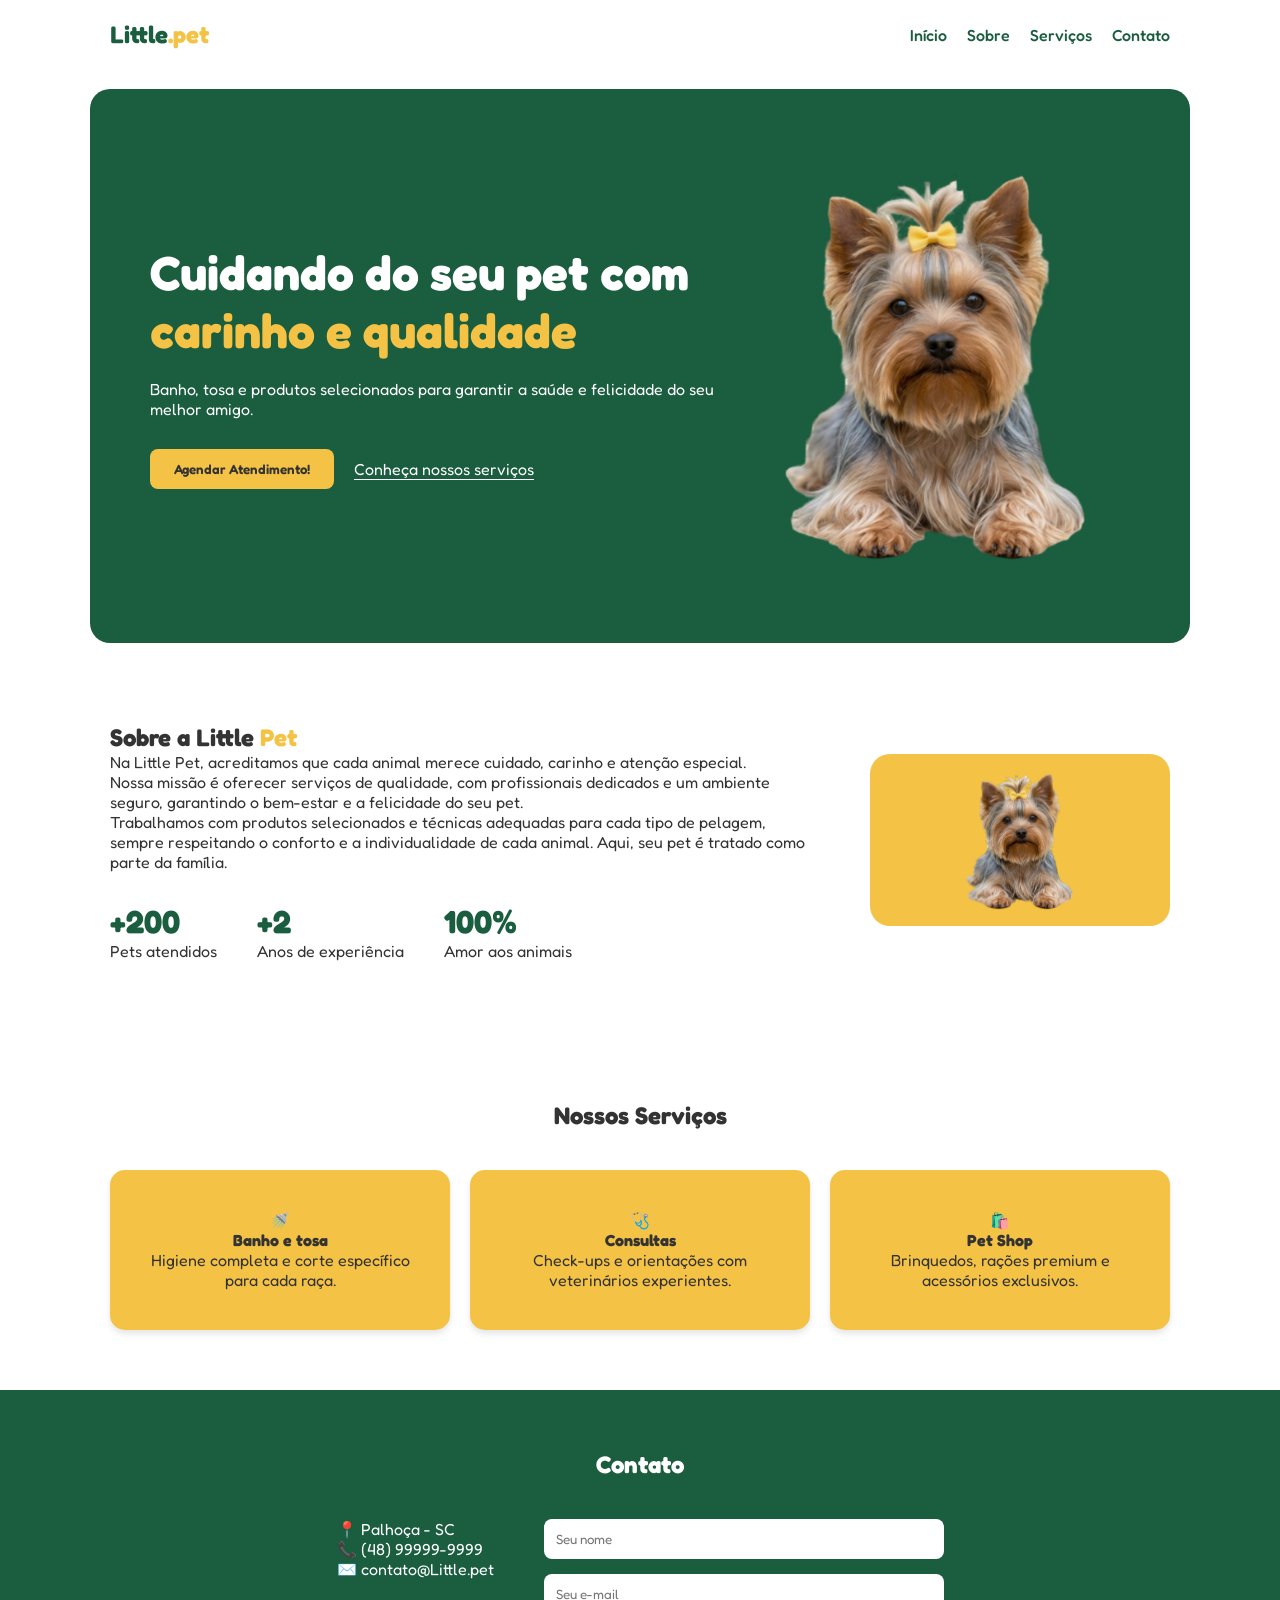
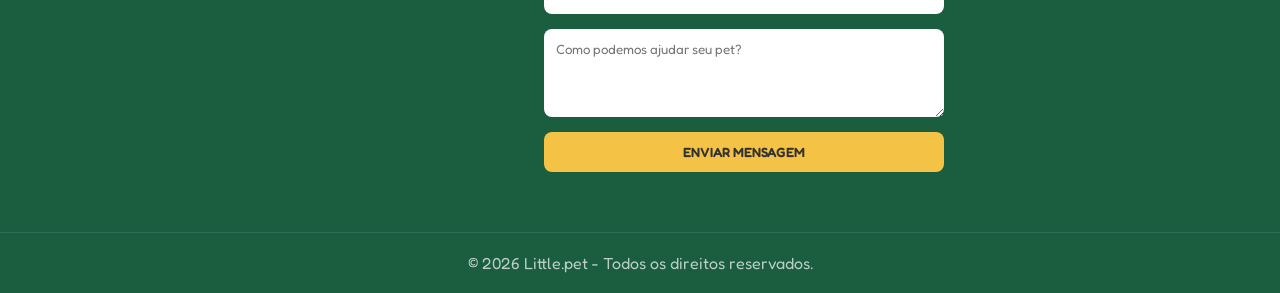
<file: landing_page/index.html>
<!DOCTYPE html>
<html lang="pt-br">
<head>
    <meta charset="UTF-8">
    <meta name="viewport" content="width=device-width, initial-scale=1.0">
    <title>Little Pet - Cuidado e Qualidade</title>
    <script src="scripts/script.js" defer></script>
    <link rel="shortcut icon" href="./assets/caoFavicon.png" type="image/x-icon">
    <link rel="preconnect" href="https://fonts.googleapis.com">
    <link rel="preconnect" href="https://fonts.gstatic.com" crossorigin>
    <link href="https://fonts.googleapis.com/css2?family=Fredoka:wght@300..700&family=Poppins:wght@400;500;700&display=swap" rel="stylesheet">
    <link rel="stylesheet" href="styles/style.css">
</head>
<body>
    <!-- Cabeçalho -->
    <header>
        <nav class="container">
            <div class="logo">Little<span>.pet</span></div>
            <button id="hamburger">&#9776;</button>
            <ul class="menu" id="menu">
                <li><a href="#inicio">Início</a></li>
                <li><a href="#sobre">Sobre</a></li>
                <li><a href="#servicos">Serviços</a></li>
                <li><a href="#contato">Contato</a></li>
            </ul>
        </nav>
    </header>

    <!-- Principal -->
    <main>
        <!-- Hero Section -->        
        <section id="inicio" class="hero container">
            <div class="hero-content">
                <h1>Cuidando do seu pet com <span>carinho e qualidade</span></h1>
                <p>Banho, tosa e produtos selecionados para garantir a saúde e felicidade do seu melhor amigo.</p>
                <div class="hero-btns">
                    <button class="btn-primary">Agendar Atendimento!</button>
                    <a href="#servicos" class="btn-link">Conheça nossos serviços</a>
                </div>
            </div>
            <div class="hero-image">
                <img src="assets/cao02.png" alt="Cachorro Yorkshire">
            </div>
        </section>
        <!-- Sobre Section -->
        <section id="sobre" class="sobre container">
            <div class="sobre-text">
                <h2>Sobre a Little <span>Pet</span></h2>
                <p>Na Little Pet, acreditamos que cada animal merece cuidado, carinho e atenção especial.</p>
                <p>Nossa missão é oferecer serviços de qualidade, com profissionais dedicados e um ambiente seguro, garantindo o bem-estar e a felicidade do seu pet.</p>
                <p>Trabalhamos com produtos selecionados e técnicas adequadas para cada tipo de pelagem, sempre respeitando o conforto e a individualidade de cada animal. Aqui, seu pet é tratado como parte da família.</p>
                
                <div class="stats">
                    <div class="stat-item">
                        <h3>+200</h3>
                        <p>Pets atendidos</p>
                    </div>
                    <div class="stat-item">
                        <h3>+2</h3>
                        <p>Anos de experiência</p>
                    </div>
                    <div class="stat-item">
                        <h3>100%</h3>
                        <p>Amor aos animais</p>
                    </div>
                </div>
            </div>
            <div class="sobre-card">
                <img src="assets/cao01.png" alt="Pet destaque">
            </div>
        </section>
        <!-- Serviços Section -->
        <section id="servicos" class="servicos container">
            <h2>Nossos Serviços</h2>
            <div class="cards-grid">
                <div class="card">
                    <div class="icon">🚿</div>
                    <h4>Banho e tosa</h4>
                    <p>Higiene completa e corte específico para cada raça.</p>
                </div>
                <div class="card">
                    <div class="icon">🩺</div>
                    <h4>Consultas</h4>
                    <p>Check-ups e orientações com veterinários experientes.</p>
                </div>
                <div class="card">
                    <div class="icon">🛍️</div>
                    <h4>Pet Shop</h4>
                    <p>Brinquedos, rações premium e acessórios exclusivos.</p>
                </div>
            </div>
        </section>
        <!-- Contato Section -->
        <section id="contato" class="contato">
            <div class="container">
                <h2>Contato</h2>
                <div class="contato-wrapper">
                    <div class="info">
                        <p>📍 Palhoça - SC</p>
                        <p>📞 (48) 99999-9999</p>
                        <p>✉️ contato@Little.pet</p>
                    </div>
                    <form id="contactForm">
                        <input type="text" placeholder="Seu nome" required>
                        <input type="email" placeholder="Seu e-mail" required>
                        <textarea placeholder="Como podemos ajudar seu pet?" rows="4"></textarea>
                        <button type="submit" class="btn-primary">ENVIAR MENSAGEM</button>
                    </form>
                </div>
            </div>
        </section>
    </main>
    <!-- Footer -->
    <footer>
        <p>&copy; 2026 Little.pet - Todos os direitos reservados.</p>
    </footer>

</body>
</html>
</file>
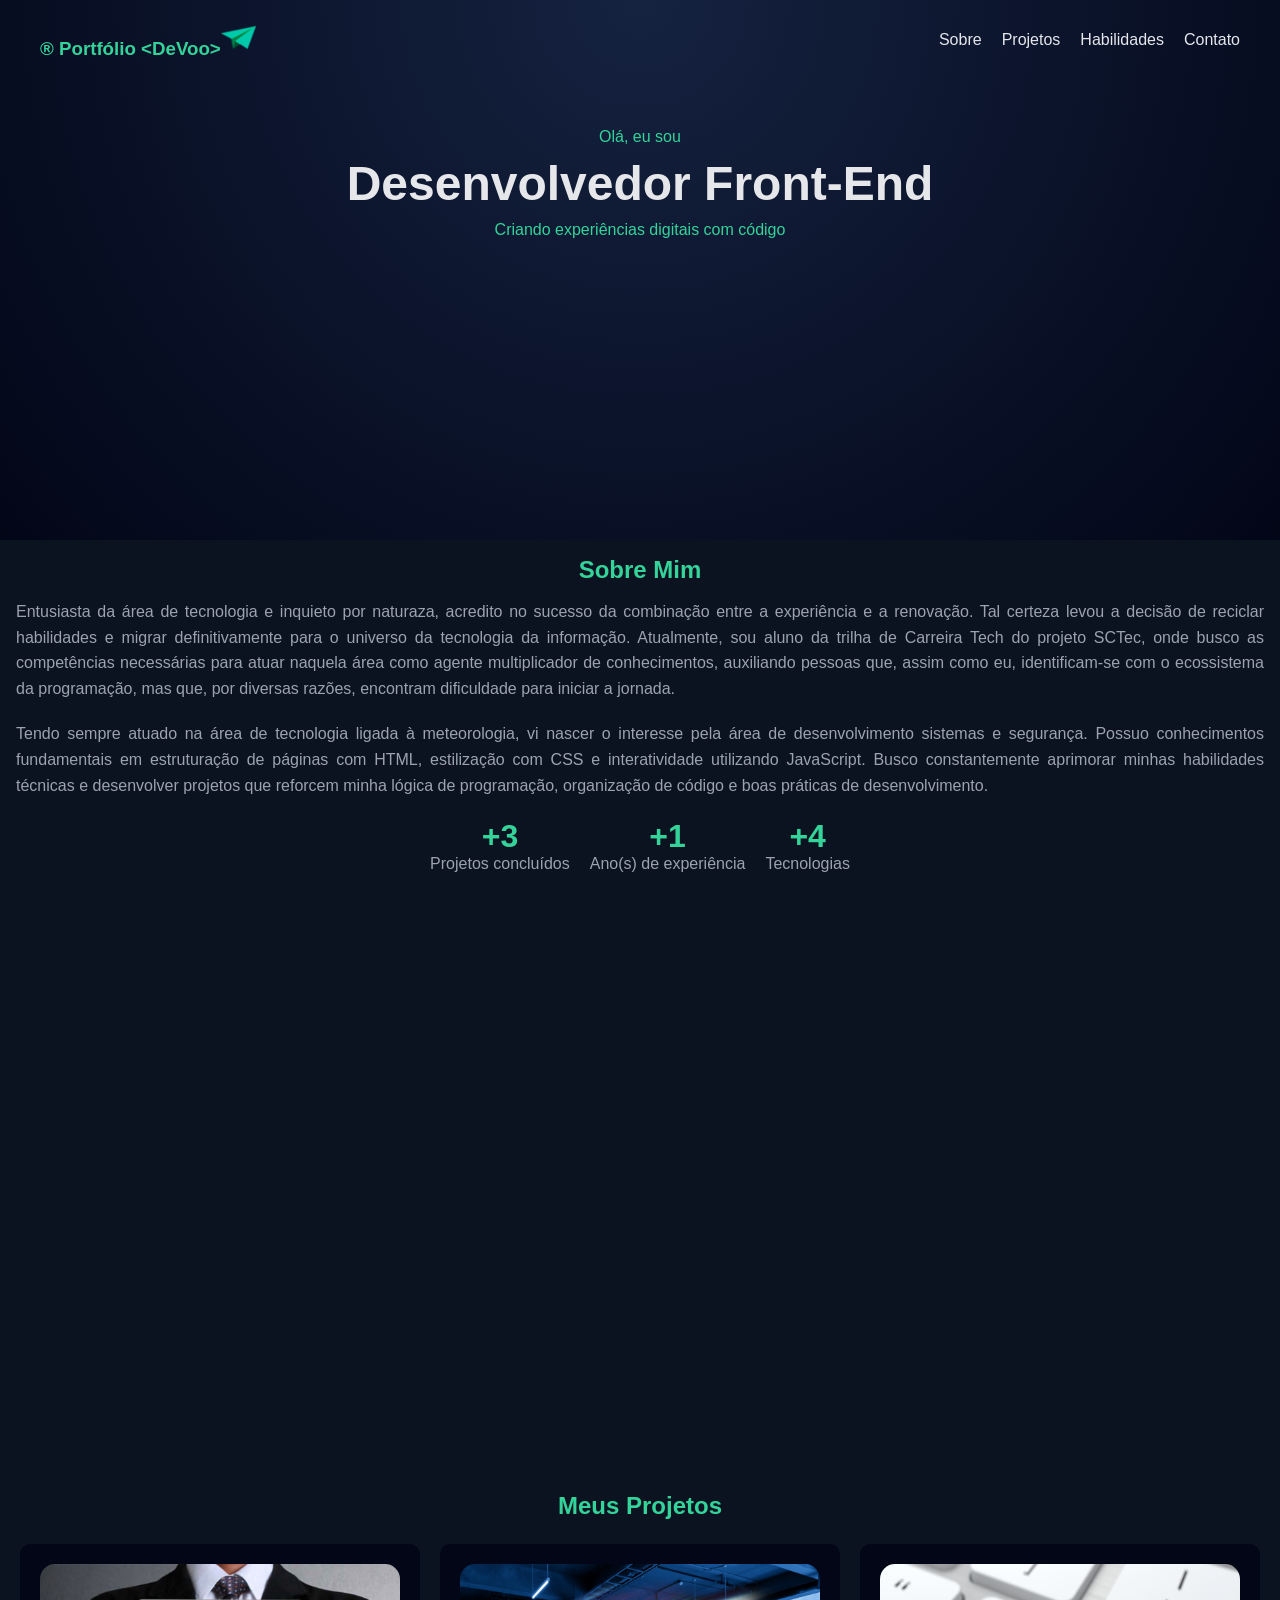
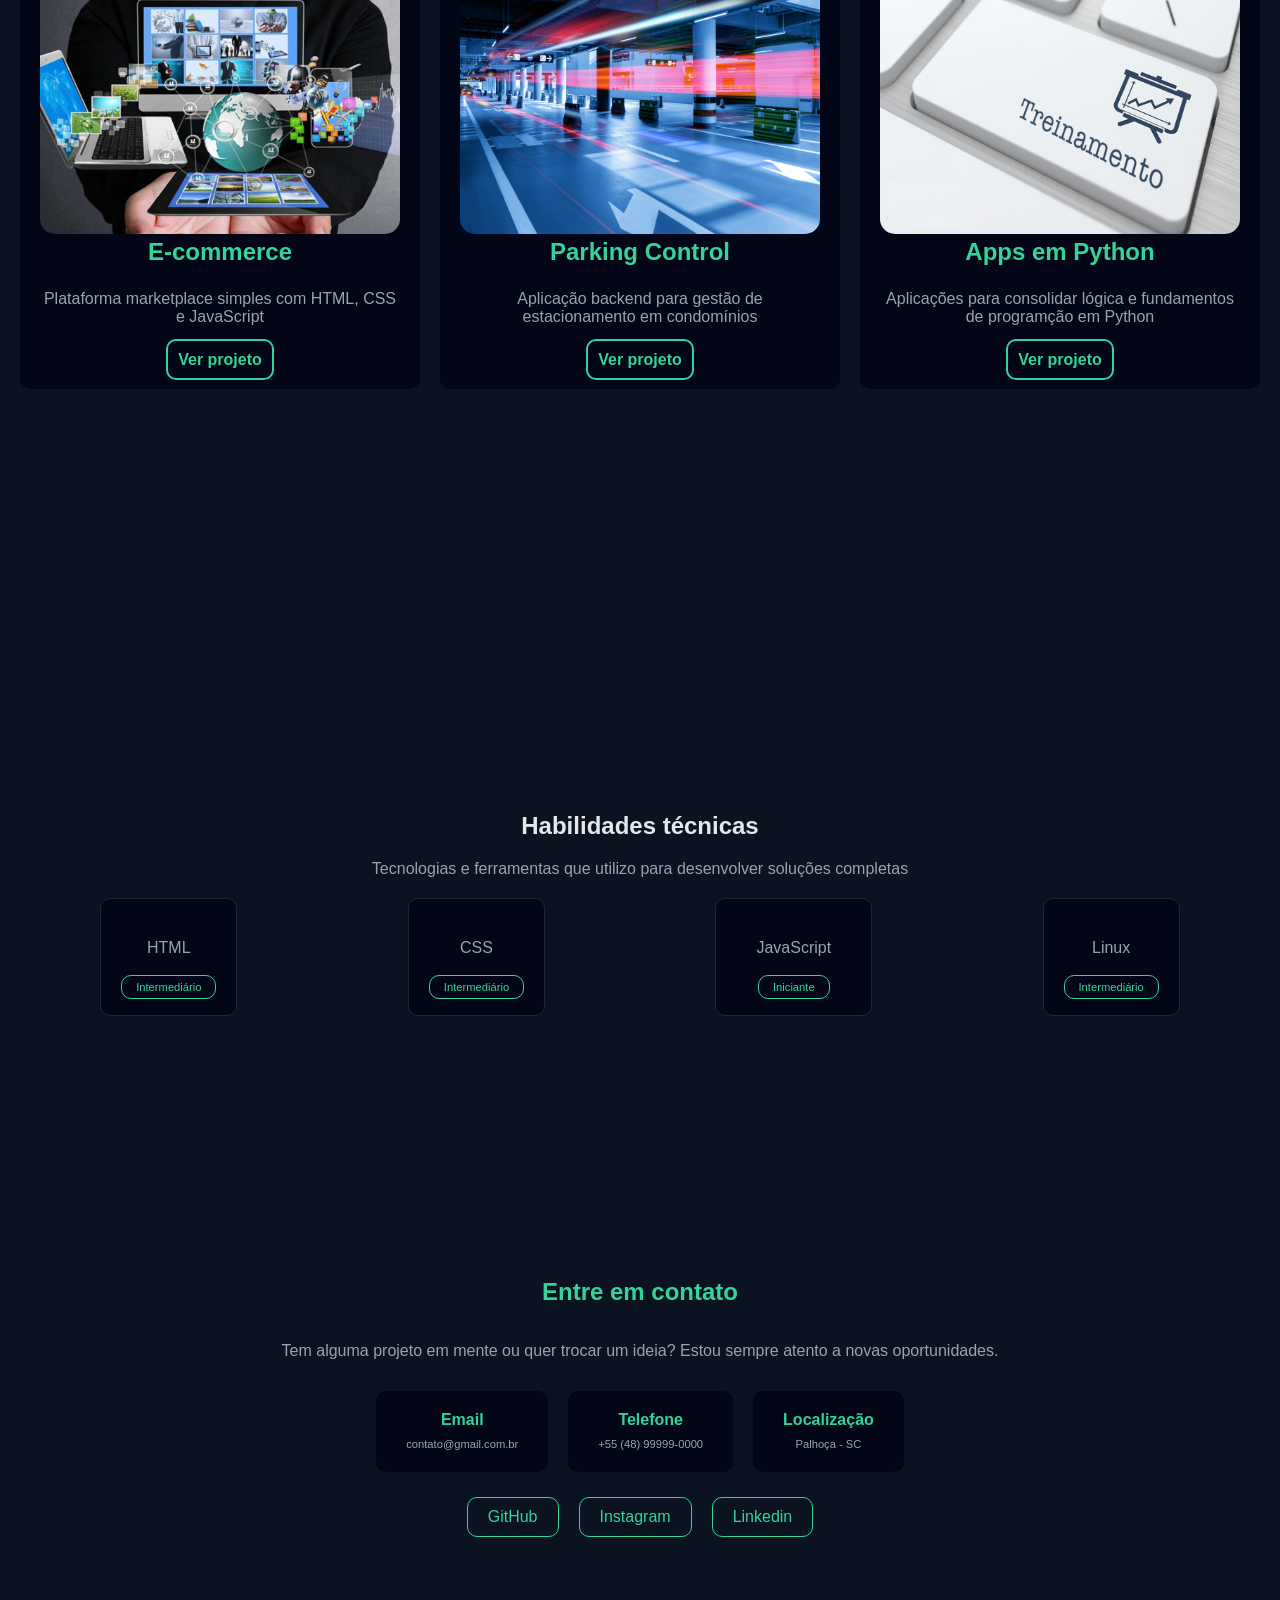
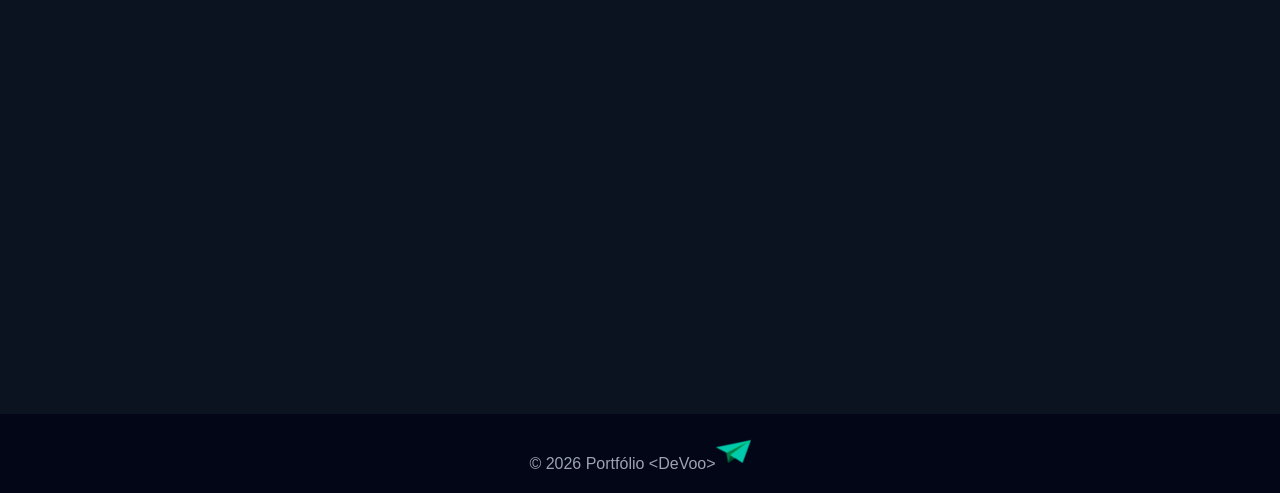
<file: portifolio/index.html>
<!DOCTYPE html>
<html lang="pt-br">
<head>
    <meta charset="UTF-8">
    <meta name="viewport" content="width=device-width, initial-scale=1.0">
    <script src="./scripts/script.js" defer></script>
    <link rel="stylesheet" href="./styles/style.css">
    <title>Projeto Final - SCTec</title>
    <link rel="shortcut icon" href="./assets/logoAviao.png" type="image/x-icon">
</head>
<body>
    <header class="hero">
        <nav class="navbar">
            <h3 class="logo">&reg; Portfólio  &lt;DeVoo&gt;<img src="./assets/logoAviao.png" alt="logo Aviao"></h3>
            <button id="hamburger">&#9776;</button>
            <ul class="menu" id="menu">
                <li><a href="#sobre">Sobre</a></li>
                <li><a href="#projetos">Projetos</a></li>
                <li><a href="#habilidades">Habilidades</a></li>
                <li><a href="#contato">Contato</a></li>
            </ul>
        </nav>
        <div class="hero-container">
            <p class="intro">Olá, eu sou</p>
            <h2>Desenvolvedor Front-End</h2>
            <p class="description">Criando experiências digitais com código</p>
        </div>
    </header>

    <section id="sobre">
        <h2>Sobre Mim</h2>
        <div class="sobre-conteudo">
            <div class="sobre-texto">
                <p>
                    Entusiasta da área de tecnologia e inquieto por naturaza, acredito no sucesso da combinação entre a experiência e a renovação. Tal certeza levou a decisão de reciclar habilidades e migrar definitivamente para o universo da tecnologia da informação. Atualmente, sou aluno da trilha de Carreira Tech do projeto SCTec, onde busco as competências necessárias para atuar naquela área como agente multiplicador de conhecimentos, auxiliando pessoas que, assim como eu, identificam-se com o ecossistema da programação, mas que, por diversas razões, encontram dificuldade para iniciar a jornada.
                </p>
            
                <p>
                    Tendo sempre atuado na área de tecnologia ligada à meteorologia, vi nascer o interesse pela área de desenvolvimento sistemas e segurança. Possuo conhecimentos fundamentais em estruturação de páginas com HTML, estilização com CSS e interatividade utilizando JavaScript. Busco constantemente aprimorar minhas habilidades técnicas e desenvolver projetos que reforcem minha lógica de programação, organização de código e boas práticas de desenvolvimento.</p>
            </div>
        </div>
        <div class="sobre-dados">
            <div>
                <strong>+3</strong>
                <span>Projetos concluídos</span>
            </div>
            <div>
                <strong>+1</strong>
                <span>Ano(s) de experiência</span>
            </div>
            <div>
                <strong>+4</strong>
                <span>Tecnologias</span>
            </div>
        </div>
    </section>

    <section id="projetos">
        <h2>Meus Projetos</h2>
        <div class="projetos-container">
            <div class="projeto-card">
                <img src="./assets/imgTech.jpg" alt="tela projetos-container">
                <h2>E-commerce</h2>
                <p>Plataforma marketplace simples com HTML, CSS e JavaScript</p>
                <a href="#">Ver projeto</a>
            </div>
            <div class="projeto-card">
                <img src="./assets/imgParkingControl.jpeg" alt="estacionamento">
                <h2>Parking Control</h2>
                <p>Aplicação backend para gestão de estacionamento em condomínios</p>
                <a href="#">Ver projeto</a>
            </div>
            <div class="projeto-card">
                <img src="./assets/imgTreinamento.jpg" alt="teclado">
                <h2>Apps em Python</h2>
                <p>Aplicações para consolidar lógica e fundamentos de programção em Python</p>
                <a href="#">Ver projeto</a>
            </div>
        </div>
    </section>

    <section id="habilidades">
        <h2>Habilidades técnicas</h2>
        <p>
            Tecnologias e ferramentas que utilizo para desenvolver soluções completas
        </p>
        <div class="habilidades-lista">
            <div class="habilidades-card">
                <p>HTML</p>
                <span>Intermediário</span>
            </div>
            <div class="habilidades-card">
                <p>CSS</p>
                <span>Intermediário</span>
            </div>
            <div class="habilidades-card">
                <p>JavaScript</p>
                <span>Iniciante</span>            
            </div>
            <div class="habilidades-card">
                <p>Linux</p>
                <span>Intermediário</span>            
            </div>
        </div>
    </section>

    <section id="contato">
        <h2>Entre em contato</h2>
        <p>
            Tem alguma projeto em mente ou quer trocar um ideia? Estou sempre atento a novas oportunidades.
        </p>
        <div class="contatos-lista">
            <div class="contato-item">
                <strong>Email</strong>
                <span>contato@gmail.com.br</span> 
            </div>
            <div class="contato-item">
                <strong>Telefone</strong>
                <span>+55 (48) 99999-0000</span> 
            </div>
            <div class="contato-item">
                <strong>Localização</strong>
                <span>Palhoça - SC</span> 
            </div>
        </div>
        <div class="redes-sociais">
            <a href="#">GitHub</a>
            <a href="#">Instagram</a>
            <a href="#">Linkedin</a>
        </div>
    </section>

    <footer class="footer">
        <p>&copy; 2026 Portfólio  &lt;DeVoo&gt;<img src="./assets/logoAviao.png" alt="logo Aviao"></p>
    </footer>
</body>
</html>
</file>
<file: landing_page/styles/style.css>
:root {
    --primary-green: #1a5d3f;
    --primary-green-hover: #144a32;
    --accent-yellow: #f4c244;
    --accent-yellow-hover: #f1b319;
    --text-dark: #333;
    --white: #ffffff;
    --lightYellow: #f4e8a4;
    --card-shadow: 0 4px 6px rgba(0, 0, 0, 0.1);
    --card-shadow-hover: 0 10px 15px rgba(0, 0, 0, 0.15);
}

* {
    margin: 0;
    padding: 0;
    box-sizing: border-box;
    font-family: 'Fredoka', sans-serif;
}

body {
    font-family:'Poppins', sans-serif;
    background-color: var(--white);
    color: var(--text-dark);
}

.container {
    max-width: 1100px;
    margin: 0 auto;
    padding: 0 20px;
}

/* Header */
header {
    padding: 20px 0;
}

nav {
    display: flex;
    justify-content: space-between;
    align-items: center;
}

.logo {
    font-size: 24px;
    font-weight: 700;
    color: var(--primary-green);
}

.logo span {
    color: var(--accent-yellow);
}

nav ul {
    display: flex;
    list-style: none;
    gap: 20px;
}

nav a {
    text-decoration: none;
    color: var(--primary-green);
    font-weight: 500;
    transition: color 0.3s ease; 
}

nav a:hover {
    color: var(--accent-yellow);
}

/* Hero */
.hero {
    background-color: var(--primary-green);
    border-radius: 20px;
    display: flex;
    align-items: center;
    padding: 60px;
    color: var(--white);
    margin-top: 20px;
}

.hero-content h1 {
    font-size: 48px;
    margin-bottom: 20px;
}

.hero-content h1 span {
    color: var(--accent-yellow);
}

.hero-btns {
    display: flex;
    align-items: center;
    gap: 20px;
    margin-top: 30px;
}

/* Botão Principal */
.btn-primary {
    background-color: var(--accent-yellow);
    color: var(--text-dark); 
    border: none;
    padding: 12px 24px;
    border-radius: 8px;
    font-weight: 600;
    cursor: pointer;
    transition: all 0.3s ease; /* Transição para todas as propriedades */
}

.btn-primary:hover {
    background-color: var(--lightYellow);
    transform: translateY(-2px); /* Aumenta um pouquinho a percepção de clique */
    box-shadow: 0 4px 8px rgba(0,0,0,0.2);
}

.btn-primary:active {
    transform: translateY(1px); /* Efeito de 'afundar' ao clicar */
    box-shadow: 0 2px 4px rgba(0,0,0,0.2);
}

.btn-link {
    color: var(--white);
    text-decoration: none;
    border-bottom: 1px solid var(--white);
    transition: all 0.3s ease; 
}

.btn-link:hover {
    color: var(--lightYellow);
    border-bottom-color: var(--accent-yellow);
}

.hero-image img {
    max-width: 400px;
}

/* Sobre */
.sobre {
    display: flex;
    padding: 80px 20px;
    gap: 50px;
    align-items: center;
}

.sobre-text h2 span { color: var(--accent-yellow); }

.stats {
    display: flex;
    gap: 40px;
    margin-top: 30px;
}

.stat-item h3 {
    font-size: 32px;
    color: var(--primary-green);
}

.sobre-card img {
    background-color: var(--accent-yellow);
    border-radius: 20px;
    padding: 10px;
    width: 300px;
}

/* Serviços */
.servicos {
    text-align: center;
    padding: 60px 20px;
}

.cards-grid {
    display: flex;
    gap: 20px;
    margin-top: 40px;
    perspective: 1000px; 
}

/* Cards de Serviço */
.card {
    background-color: var(--accent-yellow);
    color: var(--text-dark); 
    padding: 40px;
    border-radius: 15px;
    flex: 1;
    box-shadow: var(--card-shadow); 
    transition: all 0.4s cubic-bezier(0.165, 0.84, 0.44, 1); /* Transição suave e mais natural */
    cursor: pointer;
}

.card:hover {
    background-color: var(--lightYellow); 
    color: var(--primary-green); 
    transform: translateY(-10px) scale(1.03); /* Eleva e aumenta ligeiramente o tamanho */
    box-shadow: var(--card-shadow-hover); /* Aumenta a sombra */
}

/* Contato */
.contato {
    background-color: var(--primary-green);
    color: var(--white);
    padding: 60px 0;
    text-align: center;
}

.contato-wrapper {
    display: flex;
    justify-content: center;
    gap: 50px;
    margin-top: 40px;
    text-align: left;
}

form {
    display: flex;
    flex-direction: column;
    gap: 15px;
    width: 400px;
}

form input, form textarea {
    padding: 12px;
    border-radius: 8px;
    border: none;
    transition: all 0.3s ease; /* Feedback ao focar */
}

/* Feedback visual nos campos de input */
form input:focus, form textarea:focus {
    outline: none;
    box-shadow: 0 0 0 3px rgba(244, 194, 68, 0.5); /* Bordas amarelas suaves */
}

/* Reaproveita o estilo do botão principal no form */
form button.btn-primary {
    width: 100%;
}

footer {
    background-color: var(--primary-green);
    color: rgba(255,255,255,0.7);
    text-align: center;
    padding: 20px;
    border-top: 1px solid rgba(255,255,255,0.1);
}

#hamburger {
    display: none;
    font-size: 20px;
    background: none;
    cursor: pointer;
    color: #fff;
    border: none;
}

@media(max-width: 768px) {
    #hamburger {
        color: #144a32;
        display: block;
        min-width: 30px;
        border: 3px solid #5c5c5c;
        border-radius: 6px;
        -webkit-border-radius: 6px;
        -moz-border-radius: 6px;
        -ms-border-radius: 6px;
        -o-border-radius: 6px;
}

    .menu {
        position: absolute;
        border: 3px solid #adadad;
        border-radius: 5px;
        top: 70px;
        left: 40px;
        gap: 5px;
        min-width: 100px;
        flex-direction: column;
        background: var(--lightYellow);
        display: none;
        -webkit-border-radius: 5px;
        -moz-border-radius: 5px;
        -ms-border-radius: 5px;
        -o-border-radius: 5px;
    }
    .menu.ativa {
        display: flex;
    }

    .menu li {
        padding: 5px;
    }

}
</file>
<file: portifolio/styles/style.css>
* {
    margin: 0;
    padding: 0;
}

body {
    font-family: Arial, Helvetica, sans-serif;
    background: #0b1220;
    color: #e5e7eb;  
}

a {
    text-decoration: none;
    color: inherit;
}

li {
    list-style: none;
}

.logo {
    color: #34d399;
}

.navbar {
    display: flex;
    justify-content: space-between;
    align-items: center;
    padding: 20px 40px;
    position: relative;
}

.menu {
    display: flex;
    gap: 20px;
}

.hero {
    height: 60vh;
    background: radial-gradient(circle at top, #152240, #020617)
}

.hero-container {
    text-align: center;
    margin-top: 3em;
}

.intro {
    color: #34d399;
    margin-bottom: 10px;
}

.hero-container h2 {
    font-size: 3em;
    margin-bottom: 10px;
}

.description {
    color: #34d399;

}

/* SOBRE */
#sobre {
    height: 100vh;
    padding: 1em;
}

#sobre h2 {
    color: #34d399;
    text-align: center;
    padding-bottom: 15px;
    margin: auto;
}

.sobre-conteudo {
    display: flex;
    flex-direction: column;
    gap: 20px;
    align-items: flex-start;
}

.sobre-conteudo .sobre-texto {
    flex: 1;
}

.sobre-conteudo .sobre-formacao {
    flex: 1;
}

.sobre-texto p {
    color: #9ca3af;
    margin-bottom: 20px;
    line-height: 1.6;
    text-align: justify;
}

.sobre-dados {
    display: flex;
    justify-content: center;
    gap: 20px;
    flex-wrap: wrap;
}

.sobre-dados div {
    text-align: center;
}

.sobre-dados strong {
    display: block;
    font-size: 2em;
    color: #34d399;
}

.sobre-dados span {
    font-size: 1em;
    color: #9ca3af;
}

/* PROJETOS */

#projetos {
    min-height: 100vh;
    text-align: center;
    margin: 20px;
}

.projetos-container {
    display: flex;
    flex-wrap: wrap;
    gap: 20px;
}

.projetos-container > * {
    flex: 1 1 250px;
}

.projeto-card {
    background: #020617;
    padding: 20px;
    border-radius: 10px;
    -webkit-border-radius: 10px;
    -moz-border-radius: 10px;
    -ms-border-radius: 10px;
    -o-border-radius: 10px;
}

.projeto-card img {
    width: 100%;
    object-fit: contain;
    object-position: center;
    border-radius: 15px;
    -webkit-border-radius: 15px;
    -moz-border-radius: 15px;
    -ms-border-radius: 15px;
    -o-border-radius: 15px;
}

#projetos h2 {
    color: #34d399;
    margin-bottom: 1em;
}

.projeto-card p {
    color: #9ca3af;
    margin-bottom: 25px;
}

.projeto-card a {
    color: #34d399;
    font-weight: bold;
    border: 2px solid #34d399;
    padding: 10px;
    border-radius: 10px;
    -webkit-border-radius: 10px;
    -moz-border-radius: 10px;
    -ms-border-radius: 10px;
    -o-border-radius: 10px;
}

/* HABILIDADES */

#habilidades {
    min-height: 50vh;
    text-align: center;
}

#habilidades p {
    color: #9ca3af;
    margin: 20px;
}

.habilidades-lista {
    display: flex;
    flex-wrap: wrap;
    justify-content: space-around;
    gap: 10px;
    margin: 20px;
}

.habilidades-card {
    background-color: #020617;
    border: 1px solid #1f2933;
    border-radius: 10px;
    padding: 20px 20px;
    -webkit-border-radius: 10px;
    -moz-border-radius: 10px;
    -ms-border-radius: 10px;
    -o-border-radius: 10px;
}

.habilidades-card:hover {
    border: 1px solid #34d399
}

.habilidades-card span {
    padding: 5px 14px;
    border-radius: 10px;
    -webkit-border-radius: 10px;
    -moz-border-radius: 10px;
    -ms-border-radius: 10px;
    -o-border-radius: 10px;
    background: #020617;
    border: 1px solid #34d399;
    color: #34d399;
    font-size: 0.7em;
}

.habilidades-card h3 {
    margin-bottom: 10px;
}

#contato {
    min-height: 80vh;
    text-align: center;
    padding: 1em;
}

#contato h2 {
    color: #34d399;
    margin-bottom: 20px;
}

#contato p {
    color: #9ca3af;
    margin-bottom: 15px;
    padding: 1em;
}

.contatos-lista {
    display: flex;
    flex-wrap: wrap;
    align-items: center;
    justify-content: center;
    gap: 20px;
    margin-bottom: 25px;
}

.contato-item {
    background: #020617;
    padding: 20px 30px;
    border-radius: 10px;
    -webkit-border-radius: 10px;
    -moz-border-radius: 10px;
    -ms-border-radius: 10px;
    -o-border-radius: 10px;
    border: #34d399;
}

.contato-item strong {
    color: #34d399;
    display: block;
    margin-bottom: 5px;
}

.contato-item span {
    color: #9ca3af;
    font-size: 0.7em;
}

.redes-sociais {
    display: flex;
    justify-content: center;
    gap: 20px;
    flex-direction: row;
}

@media (max-width: 768px) {
    .redes-sociais {
        flex-direction: column;
    }
}

.redes-sociais a {
    border: 1px solid #34d399;
    border-radius: 10px;
    color: #34d399;
    padding: 10px 20px;
    -webkit-border-radius: 10px;
    -moz-border-radius: 10px;
    -ms-border-radius: 10px;
    -o-border-radius: 10px;
}

.redes-sociais a:hover {
    color: #020617;
    background: #10b981;
}
.footer {
    text-align: center;
    padding: 20px;
    background: #020617;
    color: #9ca3af;
}

#hamburger {
    display: none;
    font-size: 20px;
    background: none;
    cursor: pointer;
    color: #fff;
    border: none;
}

@media(max-width: 768px) {
    #hamburger {
        display: block;
    }

    .menu {
        position: absolute;
        border: 3px solid #5c5c5c;
        border-radius: 5px;
        top: 70px;
        left: 40px;
        gap: 15px;
        flex-direction: column;
        background: #22273d;
        display: none;
        -webkit-border-radius: 5px;
        -moz-border-radius: 5px;
        -ms-border-radius: 5px;
        -o-border-radius: 5px;
    }
    .menu.ativa {
        display: flex;
    }

    .menu li {
        padding: 5px;
    }

}
</file>
